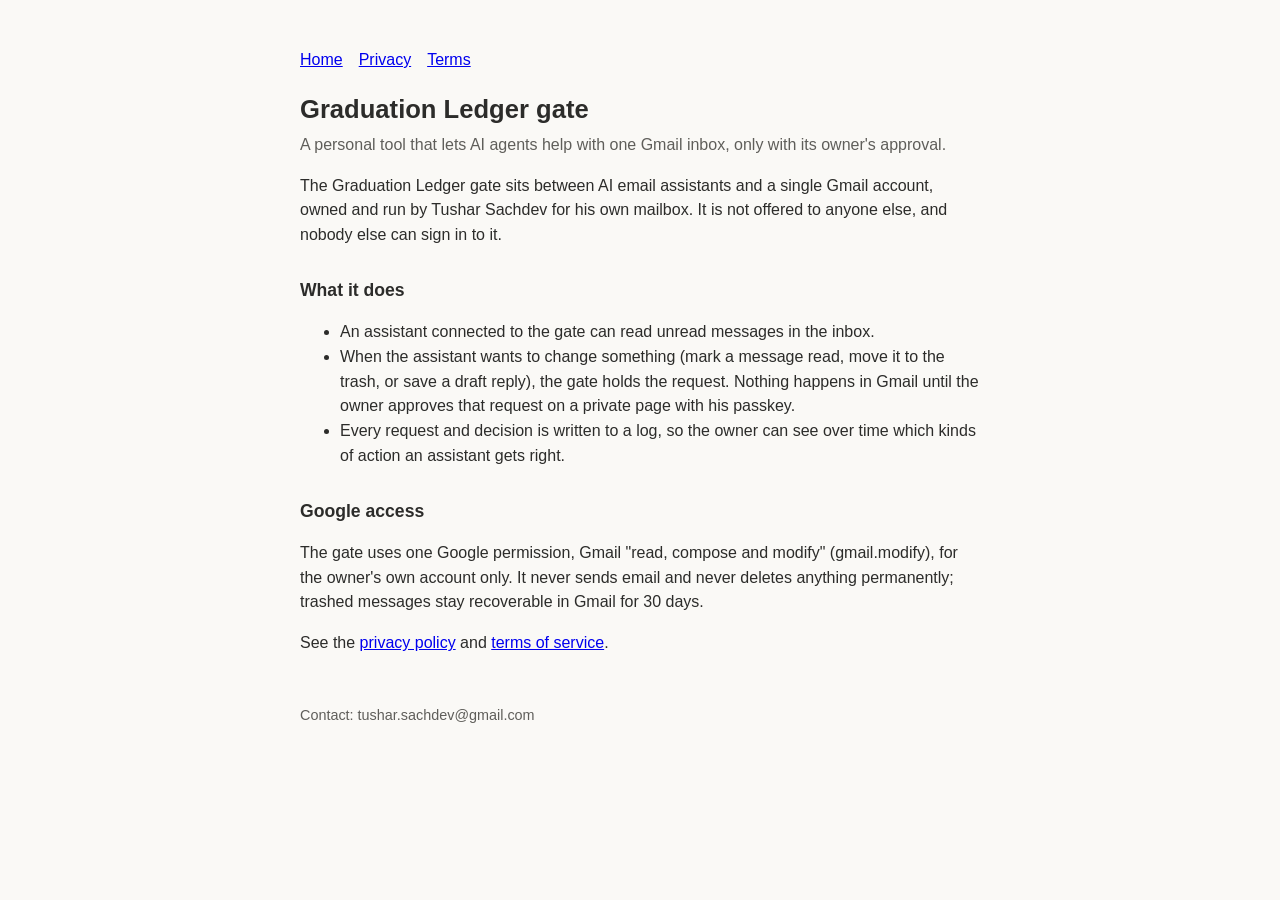
<file: index.html>
<!doctype html>
<html lang="en">
<head>
<meta charset="utf-8">
<meta name="viewport" content="width=device-width, initial-scale=1">
<title>Graduation Ledger gate</title>
<link rel="stylesheet" href="style.css">
</head>
<body>
<nav><a href="./">Home</a><a href="privacy.html">Privacy</a><a href="terms.html">Terms</a></nav>
<h1>Graduation Ledger gate</h1>
<p class="sub">A personal tool that lets AI agents help with one Gmail inbox, only with its owner's approval.</p>

<p>The Graduation Ledger gate sits between AI email assistants and a single Gmail account, owned and run by Tushar Sachdev for his own mailbox. It is not offered to anyone else, and nobody else can sign in to it.</p>

<h2>What it does</h2>
<ul>
<li>An assistant connected to the gate can read unread messages in the inbox.</li>
<li>When the assistant wants to change something (mark a message read, move it to the trash, or save a draft reply), the gate holds the request. Nothing happens in Gmail until the owner approves that request on a private page with his passkey.</li>
<li>Every request and decision is written to a log, so the owner can see over time which kinds of action an assistant gets right.</li>
</ul>

<h2>Google access</h2>
<p>The gate uses one Google permission, Gmail "read, compose and modify" (gmail.modify), for the owner's own account only. It never sends email and never deletes anything permanently; trashed messages stay recoverable in Gmail for 30 days.</p>

<p>See the <a href="privacy.html">privacy policy</a> and <a href="terms.html">terms of service</a>.</p>

<footer>Contact: tushar.sachdev@gmail.com</footer>
</body>
</html>
</file>
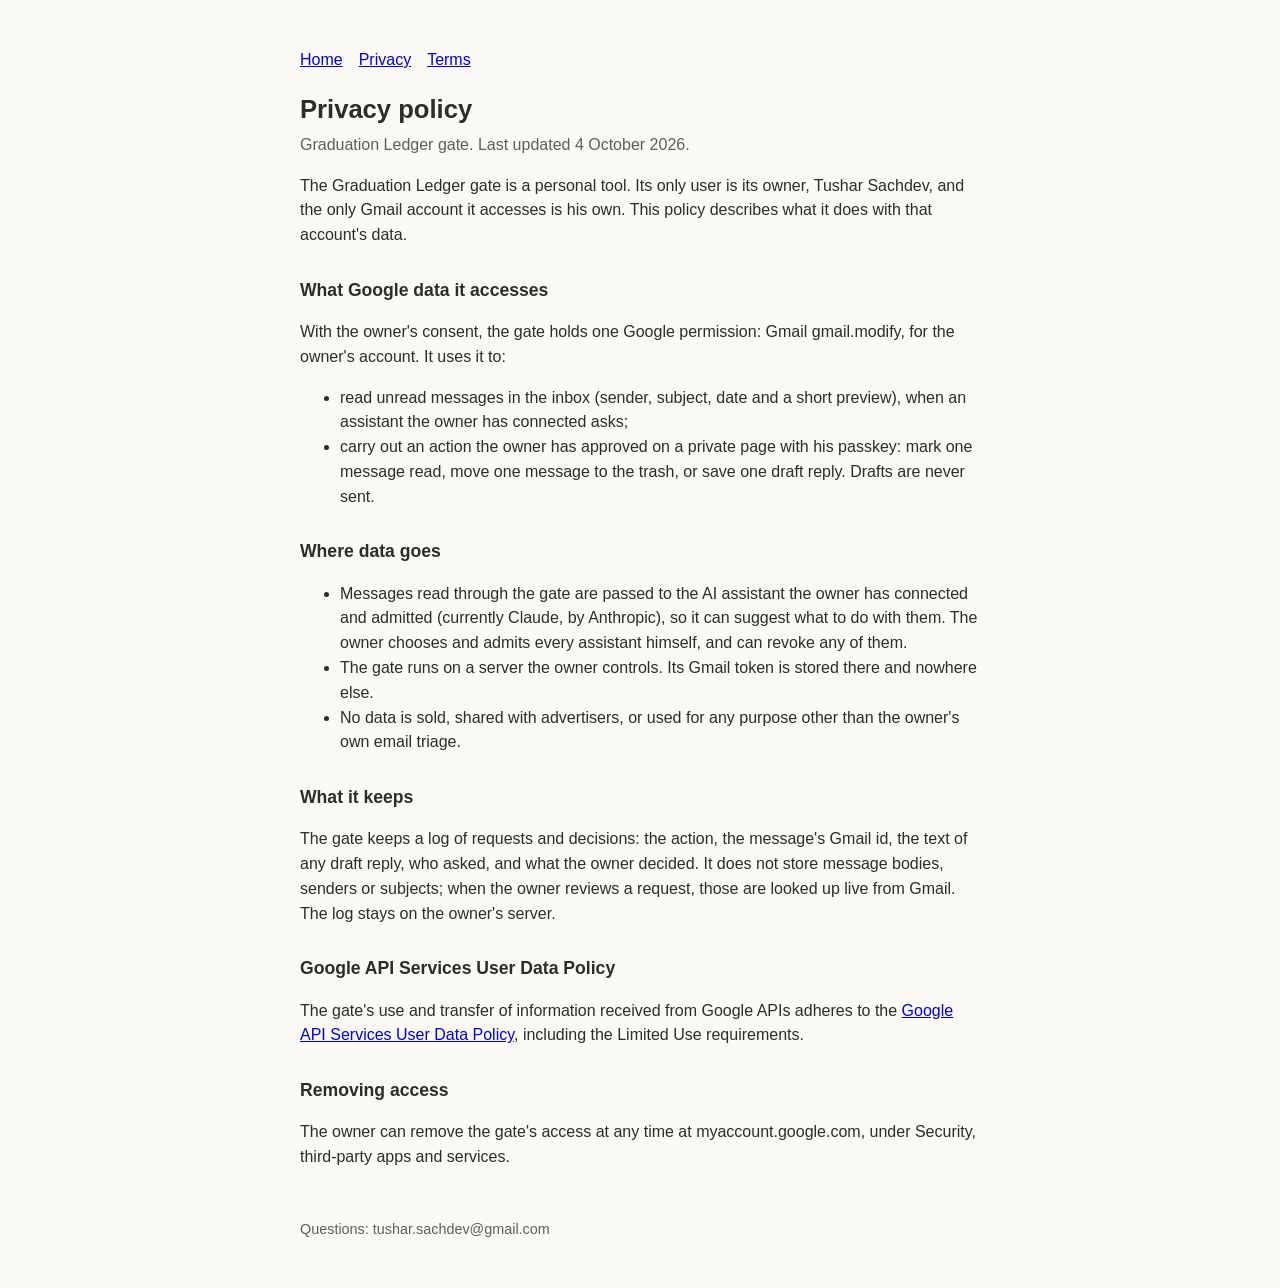
<file: privacy.html>
<!doctype html>
<html lang="en">
<head>
<meta charset="utf-8">
<meta name="viewport" content="width=device-width, initial-scale=1">
<title>Gate privacy policy</title>
<link rel="stylesheet" href="style.css">
</head>
<body>
<nav><a href="./">Home</a><a href="privacy.html">Privacy</a><a href="terms.html">Terms</a></nav>
<h1>Privacy policy</h1>
<p class="sub">Graduation Ledger gate. Last updated 4 October 2026.</p>

<p>The Graduation Ledger gate is a personal tool. Its only user is its owner, Tushar Sachdev, and the only Gmail account it accesses is his own. This policy describes what it does with that account's data.</p>

<h2>What Google data it accesses</h2>
<p>With the owner's consent, the gate holds one Google permission: Gmail gmail.modify, for the owner's account. It uses it to:</p>
<ul>
<li>read unread messages in the inbox (sender, subject, date and a short preview), when an assistant the owner has connected asks;</li>
<li>carry out an action the owner has approved on a private page with his passkey: mark one message read, move one message to the trash, or save one draft reply. Drafts are never sent.</li>
</ul>

<h2>Where data goes</h2>
<ul>
<li>Messages read through the gate are passed to the AI assistant the owner has connected and admitted (currently Claude, by Anthropic), so it can suggest what to do with them. The owner chooses and admits every assistant himself, and can revoke any of them.</li>
<li>The gate runs on a server the owner controls. Its Gmail token is stored there and nowhere else.</li>
<li>No data is sold, shared with advertisers, or used for any purpose other than the owner's own email triage.</li>
</ul>

<h2>What it keeps</h2>
<p>The gate keeps a log of requests and decisions: the action, the message's Gmail id, the text of any draft reply, who asked, and what the owner decided. It does not store message bodies, senders or subjects; when the owner reviews a request, those are looked up live from Gmail. The log stays on the owner's server.</p>

<h2>Google API Services User Data Policy</h2>
<p>The gate's use and transfer of information received from Google APIs adheres to the <a href="https://developers.google.com/terms/api-services-user-data-policy">Google API Services User Data Policy</a>, including the Limited Use requirements.</p>

<h2>Removing access</h2>
<p>The owner can remove the gate's access at any time at myaccount.google.com, under Security, third-party apps and services.</p>

<footer>Questions: tushar.sachdev@gmail.com</footer>
</body>
</html>
</file>
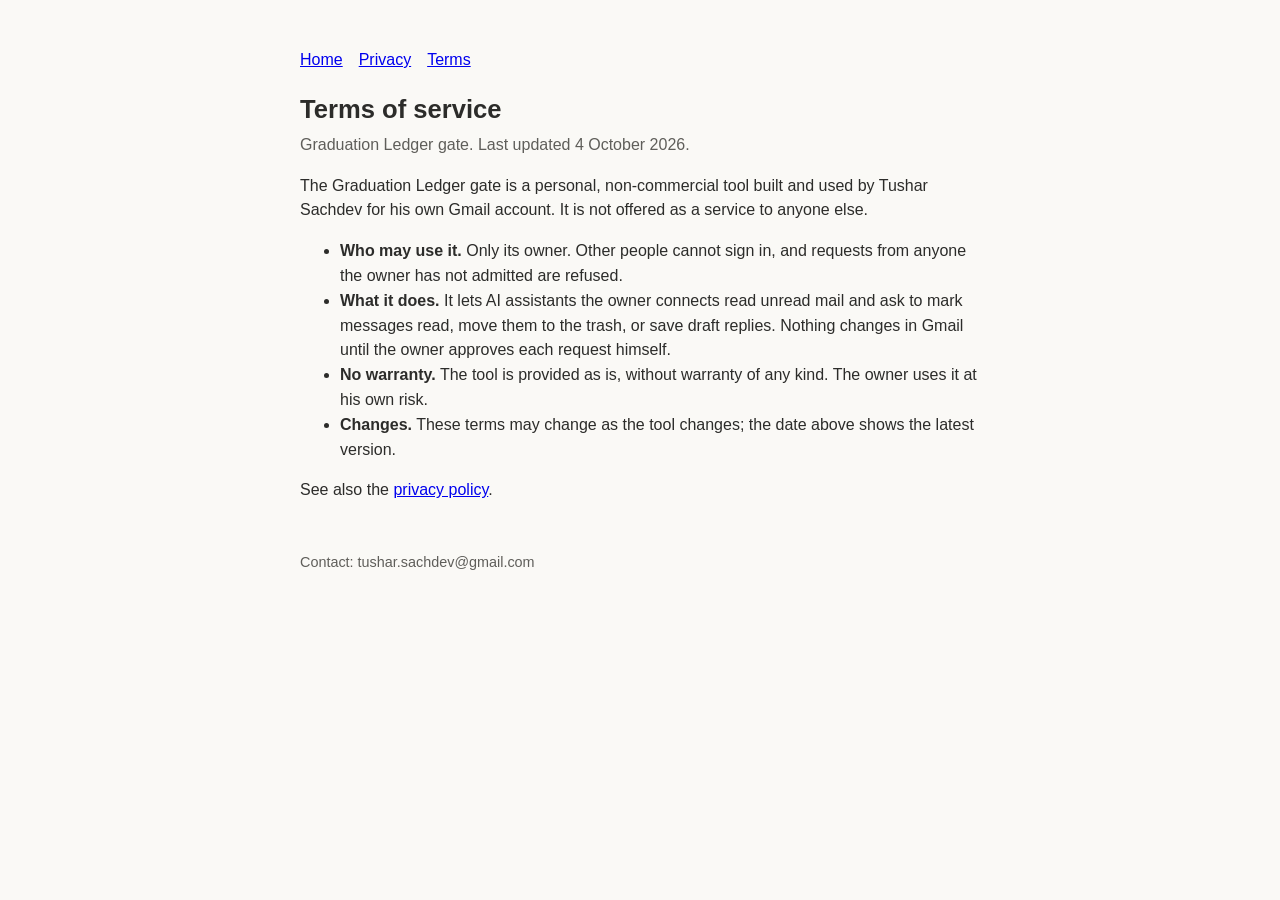
<file: terms.html>
<!doctype html>
<html lang="en">
<head>
<meta charset="utf-8">
<meta name="viewport" content="width=device-width, initial-scale=1">
<title>Gate terms of service</title>
<link rel="stylesheet" href="style.css">
</head>
<body>
<nav><a href="./">Home</a><a href="privacy.html">Privacy</a><a href="terms.html">Terms</a></nav>
<h1>Terms of service</h1>
<p class="sub">Graduation Ledger gate. Last updated 4 October 2026.</p>

<p>The Graduation Ledger gate is a personal, non-commercial tool built and used by Tushar Sachdev for his own Gmail account. It is not offered as a service to anyone else.</p>

<ul>
<li><strong>Who may use it.</strong> Only its owner. Other people cannot sign in, and requests from anyone the owner has not admitted are refused.</li>
<li><strong>What it does.</strong> It lets AI assistants the owner connects read unread mail and ask to mark messages read, move them to the trash, or save draft replies. Nothing changes in Gmail until the owner approves each request himself.</li>
<li><strong>No warranty.</strong> The tool is provided as is, without warranty of any kind. The owner uses it at his own risk.</li>
<li><strong>Changes.</strong> These terms may change as the tool changes; the date above shows the latest version.</li>
</ul>

<p>See also the <a href="privacy.html">privacy policy</a>.</p>

<footer>Contact: tushar.sachdev@gmail.com</footer>
</body>
</html>
</file>
<file: style.css>
body { font-family: -apple-system, "Helvetica Neue", Arial, sans-serif; max-width: 680px; margin: 48px auto; padding: 0 16px; color: #2c2c2a; background: #faf9f6; line-height: 1.55; }
h1 { font-size: 1.6rem; margin-bottom: 0.2rem; }
h2 { font-size: 1.1rem; margin-top: 1.8rem; }
.sub { color: #5f5e5a; margin-top: 0; }
nav a { margin-right: 1rem; }
footer { margin-top: 3rem; color: #5f5e5a; font-size: 0.9rem; }
</file>
